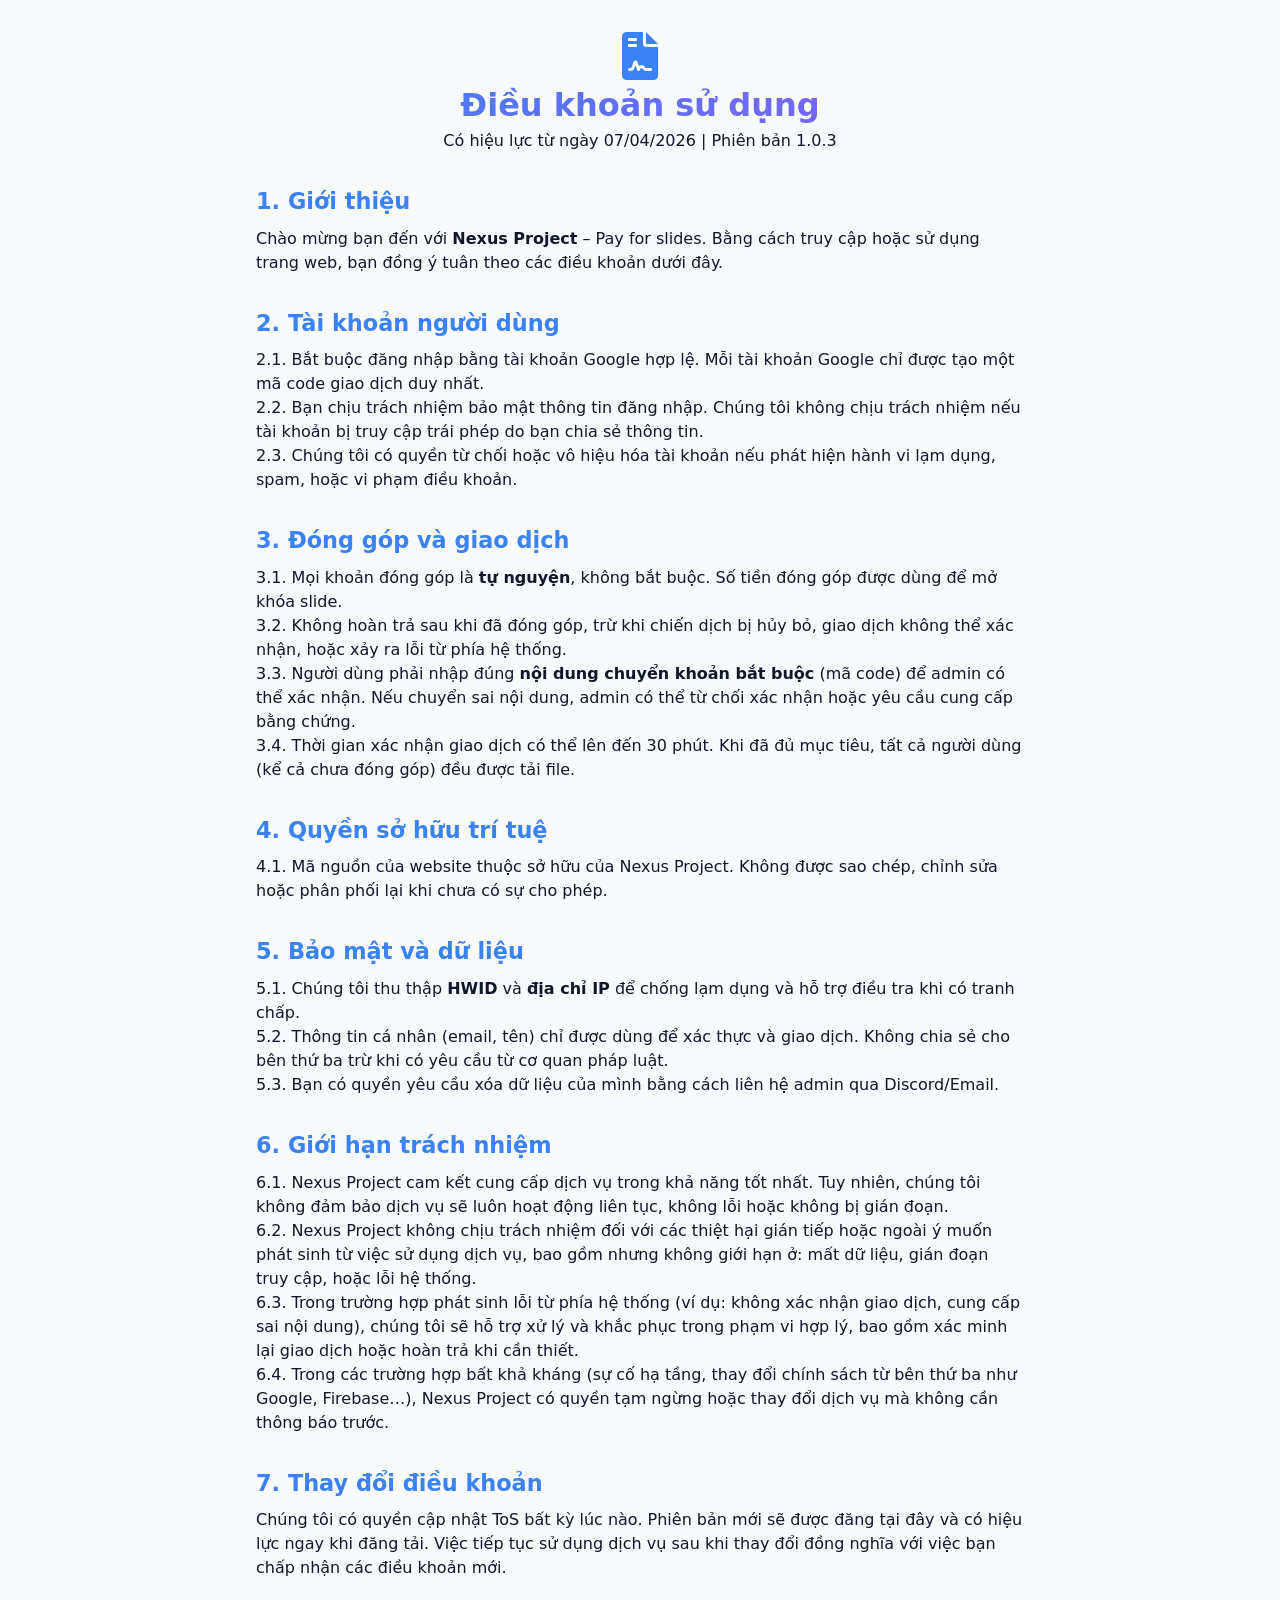
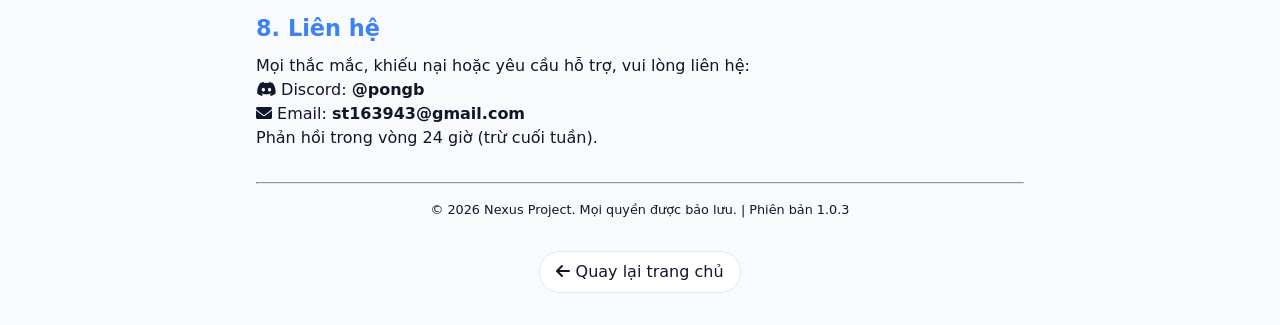
<file: terms.html>
<!DOCTYPE html>
<html lang="vi">
<head>
  <meta charset="UTF-8">
  <meta name="viewport" content="width=device-width, initial-scale=1.0">
  <title>Điều khoản sử dụng · Nexus Project</title>
  <link rel="stylesheet" href="style.css">
  <link rel="stylesheet" href="https://cdnjs.cloudflare.com/ajax/libs/font-awesome/6.0.0-beta3/css/all.min.css">
  <style>
    body {
      max-width: 800px;
      margin: 0 auto;
      padding: 2rem 1rem;
    }
    .tos-header {
      text-align: center;
      margin-bottom: 2rem;
    }
    .tos-header h1 {
      font-size: 2rem;
      background: linear-gradient(135deg, var(--primary), #8b5cf6);
      -webkit-background-clip: text;
      background-clip: text;
      color: transparent;
    }
    .tos-section {
      margin: 2rem 0;
    }
    .tos-section h2 {
      font-size: 1.4rem;
      margin-bottom: 0.5rem;
      color: var(--primary);
    }
    .back-link {
      display: inline-block;
      margin-top: 2rem;
      padding: 0.5rem 1rem;
      background: var(--surface);
      border: 1px solid var(--border);
      border-radius: 2rem;
      text-decoration: none;
      color: var(--text);
    }
    .back-link:hover {
      background: var(--border);
    }
    hr {
      margin: 1rem 0;
      border-color: var(--border);
    }
  </style>
</head>
<body>
<div class="container">
  <div class="tos-header">
    <i class="fas fa-file-contract fa-3x" style="color: var(--primary);"></i>
    <h1>Điều khoản sử dụng</h1>
    <p>Có hiệu lực từ ngày 07/04/2026 | Phiên bản 1.0.3</p>
  </div>

  <div class="tos-section">
    <h2>1. Giới thiệu</h2>
    <p>Chào mừng bạn đến với <strong>Nexus Project</strong> – Pay for slides. Bằng cách truy cập hoặc sử dụng trang web, bạn đồng ý tuân theo các điều khoản dưới đây.</p>
  </div>

  <div class="tos-section">
    <h2>2. Tài khoản người dùng</h2>
    <p>2.1. Bắt buộc đăng nhập bằng tài khoản Google hợp lệ. Mỗi tài khoản Google chỉ được tạo một mã code giao dịch duy nhất.</p>
    <p>2.2. Bạn chịu trách nhiệm bảo mật thông tin đăng nhập. Chúng tôi không chịu trách nhiệm nếu tài khoản bị truy cập trái phép do bạn chia sẻ thông tin.</p>
    <p>2.3. Chúng tôi có quyền từ chối hoặc vô hiệu hóa tài khoản nếu phát hiện hành vi lạm dụng, spam, hoặc vi phạm điều khoản.</p>
  </div>

  <div class="tos-section">
    <h2>3. Đóng góp và giao dịch</h2>
    <p>3.1. Mọi khoản đóng góp là <strong>tự nguyện</strong>, không bắt buộc. Số tiền đóng góp được dùng để mở khóa slide.</p>
    <p>3.2. Không hoàn trả sau khi đã đóng góp, trừ khi chiến dịch bị hủy bỏ, giao dịch không thể xác nhận, hoặc xảy ra lỗi từ phía hệ thống.</p>
    <p>3.3. Người dùng phải nhập đúng <strong>nội dung chuyển khoản bắt buộc</strong> (mã code) để admin có thể xác nhận. Nếu chuyển sai nội dung, admin có thể từ chối xác nhận hoặc yêu cầu cung cấp bằng chứng.</p>
    <p>3.4. Thời gian xác nhận giao dịch có thể lên đến 30 phút. Khi đã đủ mục tiêu, tất cả người dùng (kể cả chưa đóng góp) đều được tải file.</p>
  </div>

  <div class="tos-section">
    <h2>4. Quyền sở hữu trí tuệ</h2>
    <p>4.1. Mã nguồn của website thuộc sở hữu của Nexus Project. Không được sao chép, chỉnh sửa hoặc phân phối lại khi chưa có sự cho phép.</p>
  </div>

  <div class="tos-section">
    <h2>5. Bảo mật và dữ liệu</h2>
    <p>5.1. Chúng tôi thu thập <strong>HWID</strong> và <strong>địa chỉ IP</strong> để chống lạm dụng và hỗ trợ điều tra khi có tranh chấp.</p>
    <p>5.2. Thông tin cá nhân (email, tên) chỉ được dùng để xác thực và giao dịch. Không chia sẻ cho bên thứ ba trừ khi có yêu cầu từ cơ quan pháp luật.</p>
    <p>5.3. Bạn có quyền yêu cầu xóa dữ liệu của mình bằng cách liên hệ admin qua Discord/Email.</p>
  </div>

  <div class="tos-section">
    <h2>6. Giới hạn trách nhiệm</h2>
    <p>6.1. Nexus Project cam kết cung cấp dịch vụ trong khả năng tốt nhất. Tuy nhiên, chúng tôi không đảm bảo dịch vụ sẽ luôn hoạt động liên tục, không lỗi hoặc không bị gián đoạn.</p>
    <p>6.2. Nexus Project không chịu trách nhiệm đối với các thiệt hại gián tiếp hoặc ngoài ý muốn phát sinh từ việc sử dụng dịch vụ, bao gồm nhưng không giới hạn ở: mất dữ liệu, gián đoạn truy cập, hoặc lỗi hệ thống.</p>
    <p>6.3. Trong trường hợp phát sinh lỗi từ phía hệ thống (ví dụ: không xác nhận giao dịch, cung cấp sai nội dung), chúng tôi sẽ hỗ trợ xử lý và khắc phục trong phạm vi hợp lý, bao gồm xác minh lại giao dịch hoặc hoàn trả khi cần thiết.</p>
    <p>6.4. Trong các trường hợp bất khả kháng (sự cố hạ tầng, thay đổi chính sách từ bên thứ ba như Google, Firebase…), Nexus Project có quyền tạm ngừng hoặc thay đổi dịch vụ mà không cần thông báo trước.</p>
  </div>

  <div class="tos-section">
    <h2>7. Thay đổi điều khoản</h2>
    <p>Chúng tôi có quyền cập nhật ToS bất kỳ lúc nào. Phiên bản mới sẽ được đăng tại đây và có hiệu lực ngay khi đăng tải. Việc tiếp tục sử dụng dịch vụ sau khi thay đổi đồng nghĩa với việc bạn chấp nhận các điều khoản mới.</p>
  </div>

  <div class="tos-section">
    <h2>8. Liên hệ</h2>
    <p>Mọi thắc mắc, khiếu nại hoặc yêu cầu hỗ trợ, vui lòng liên hệ:</p>
    <p><i class="fab fa-discord"></i> Discord: <strong>@pongb</strong><br>
    <i class="fas fa-envelope"></i> Email: <strong>st163943@gmail.com</strong></p>
    <p>Phản hồi trong vòng 24 giờ (trừ cuối tuần).</p>
  </div>

  <hr>
  <p style="text-align: center; font-size: 0.8rem;">© 2026 Nexus Project. Mọi quyền được bảo lưu. | Phiên bản 1.0.3</p>

  <div style="text-align: center;">
    <a href="index.html" class="back-link"><i class="fas fa-arrow-left"></i> Quay lại trang chủ</a>
  </div>
</div>

<script>
  const savedTheme = localStorage.getItem('theme');
  if (savedTheme === 'dark') document.body.classList.add('dark');
  else document.body.classList.remove('dark');
</script>

</body>
</html>
</file>
<file: style.css>
* {
  margin: 0;
  padding: 0;
  box-sizing: border-box;
  transition: background 0.3s ease, color 0.2s, border-color 0.2s, transform 0.2s, box-shadow 0.2s;
}

:root {
  --bg: #f8fafc;
  --surface: #ffffff;
  --text: #0f172a;
  --text-secondary: #475569;
  --border: #e2e8f0;
  --primary: #3b82f6;
  --primary-dark: #2563eb;
  --success: #10b981;
  --warning: #f59e0b;
  --danger: #ef4444;
  --card-shadow: 0 10px 25px -5px rgba(0,0,0,0.05), 0 8px 10px -6px rgba(0,0,0,0.02);
}

body.dark {
  --bg: #0f172a;
  --surface: #1e293b;
  --text: #f1f5f9;
  --text-secondary: #94a3b8;
  --border: #334155;
  --card-shadow: 0 10px 25px -5px rgba(0,0,0,0.3);
}

body {
  background: var(--bg);
  color: var(--text);
  font-family: 'Inter', system-ui, -apple-system, 'Segoe UI', Roboto, Helvetica, sans-serif;
  line-height: 1.5;
  padding: 1rem;
  min-height: 100vh;
  -webkit-tap-highlight-color: transparent;
}

.container {
  max-width: 1200px;
  margin: 0 auto;
}

.header {
  display: flex;
  justify-content: space-between;
  align-items: center;
  margin-bottom: 2rem;
  flex-wrap: wrap;
  gap: 1rem;
}

.logo h1 {
  font-size: 1.8rem;
  background: linear-gradient(135deg, var(--primary), #8b5cf6);
  -webkit-background-clip: text;
  background-clip: text;
  color: transparent;
}

.logo p {
  font-size: 0.8rem;
  color: var(--text-secondary);
}

.header-actions {
  display: flex;
  align-items: center;
  gap: 0.8rem;
}

.icon-btn {
  background: var(--surface);
  border: 1px solid var(--border);
  color: var(--text);
  padding: 0.4rem 0.8rem;
  border-radius: 2rem;
  font-size: 0.85rem;
  cursor: pointer;
  display: inline-flex;
  align-items: center;
  gap: 0.4rem;
  transition: 0.2s;
}
.icon-btn:hover {
  background: var(--border);
  transform: translateY(-2px);
}

.theme-toggle {
  background: var(--surface);
  border: 1px solid var(--border);
  border-radius: 2rem;
  padding: 0.4rem 0.8rem;
  cursor: pointer;
  display: flex;
  align-items: center;
  gap: 0.4rem;
  font-size: 0.9rem;
  box-shadow: var(--card-shadow);
}

.card {
  background: var(--surface);
  border-radius: 1.5rem;
  padding: 1.5rem;
  margin-bottom: 1.5rem;
  box-shadow: var(--card-shadow);
  border: 1px solid var(--border);
  animation: fadeInUp 0.4s cubic-bezier(0.2, 0.9, 0.4, 1.1);
}

@keyframes fadeInUp {
  from {
    opacity: 0;
    transform: translateY(20px);
  }
  to {
    opacity: 1;
    transform: translateY(0);
  }
}

.login-icon {
  text-align: center;
  margin-bottom: 1rem;
  color: #db4437;
}
.google-btn {
  background: #db4437;
  width: 100%;
  padding: 0.8rem;
  font-size: 1rem;
  font-weight: 600;
  border-radius: 2rem;
  transition: 0.2s;
}
.google-btn:hover {
  background: #c23321;
  transform: translateY(-2px);
}

.campaigns-grid {
  display: grid;
  grid-template-columns: repeat(auto-fill, minmax(280px, 1fr));
  gap: 1.5rem;
  margin-top: 1rem;
}

.campaign-card {
  background: var(--surface);
  border: 1px solid var(--border);
  border-radius: 1.2rem;
  padding: 1.2rem;
  cursor: pointer;
  transition: all 0.3s;
}
.campaign-card:hover {
  transform: translateY(-6px);
  box-shadow: 0 20px 30px -12px rgba(0,0,0,0.15);
}
.campaign-card h3 {
  font-size: 1.3rem;
  margin-bottom: 0.5rem;
}
.campaign-card .desc {
  color: var(--text-secondary);
  font-size: 0.85rem;
  margin-bottom: 1rem;
  display: -webkit-box;
  line-clamp: 2;
  -webkit-box-orient: vertical;
  overflow: hidden;
}

.progress-bar-small {
  background: var(--border);
  border-radius: 0.8rem;
  height: 0.6rem;
  overflow: hidden;
  margin: 0.5rem 0;
}
.progress-fill-small {
  background: linear-gradient(90deg, var(--primary), #8b5cf6);
  width: 0%;
  height: 100%;
  transition: width 0.5s ease;
}

.campaign-stats {
  display: flex;
  justify-content: space-between;
  font-size: 0.75rem;
  margin-top: 0.5rem;
}

.progress-section {
  margin: 1rem 0;
}
.progress-label {
  display: flex;
  justify-content: space-between;
  margin-bottom: 0.5rem;
  font-weight: 500;
}
.progress-bar {
  background: var(--border);
  border-radius: 1rem;
  height: 1.2rem;
  overflow: hidden;
}
.progress-fill {
  background: linear-gradient(90deg, var(--primary), #8b5cf6);
  width: 0%;
  height: 100%;
  transition: width 0.5s cubic-bezier(0.2, 0.9, 0.4, 1.1);
}

button {
  background: var(--primary);
  border: none;
  color: white;
  padding: 0.7rem 1.2rem;
  border-radius: 2rem;
  font-weight: 600;
  cursor: pointer;
  display: inline-flex;
  align-items: center;
  justify-content: center;
  gap: 0.5rem;
  transition: all 0.2s;
  font-size: 0.9rem;
}
button:active {
  transform: scale(0.97);
}
button.secondary {
  background: var(--surface);
  border: 1px solid var(--border);
  color: var(--text);
}
button.secondary:hover {
  background: var(--border);
}
button.danger {
  background: var(--danger);
}
.logout-btn {
  width: 100%;
  margin-top: 1rem;
}

input, textarea, select {
  width: 100%;
  padding: 0.8rem 1rem;
  border-radius: 1rem;
  border: 1px solid var(--border);
  background: var(--bg);
  color: var(--text);
  margin-bottom: 1rem;
  font-size: 0.9rem;
}
input:focus, textarea:focus, select:focus {
  outline: none;
  border-color: var(--primary);
  box-shadow: 0 0 0 2px rgba(59,130,246,0.2);
}

.badge {
  background: var(--border);
  padding: 0.3rem 0.8rem;
  border-radius: 2rem;
  font-size: 0.75rem;
  font-weight: 500;
}

.search-card {
  background: var(--surface);
}
.search-box {
  display: flex;
  align-items: center;
  gap: 0.5rem;
  background: var(--bg);
  border-radius: 2rem;
  padding: 0.3rem 1rem;
  border: 1px solid var(--border);
}
.search-box i {
  color: var(--text-secondary);
}
.search-box input {
  border: none;
  margin: 0;
  padding: 0.6rem 0;
  background: transparent;
}
.search-box input:focus {
  box-shadow: none;
}
.suggestions {
  margin-top: 0.5rem;
  max-height: 200px;
  overflow-y: auto;
  background: var(--surface);
  border-radius: 1rem;
  border: 1px solid var(--border);
  display: none;
}
.suggestion-item {
  padding: 0.5rem 1rem;
  cursor: pointer;
  transition: 0.1s;
}
.suggestion-item:hover {
  background: var(--border);
}

.admin-panel {
  margin-top: 1rem;
}
.admin-campaign-item {
  background: var(--bg);
  border-radius: 1rem;
  padding: 0.8rem;
  margin-bottom: 0.8rem;
  display: flex;
  flex-wrap: wrap;
  justify-content: space-between;
  align-items: center;
  gap: 0.8rem;
}
.admin-campaign-actions button {
  margin-left: 0.5rem;
  padding: 0.3rem 0.7rem;
  font-size: 0.7rem;
}
.admin-panel hr {
  margin: 1rem 0;
  border-color: var(--border);
}
.admin-panel h4 {
  margin: 0.5rem 0;
  font-size: 1rem;
}

.modal {
  display: none;
  position: fixed;
  z-index: 1001;
  left: 0;
  top: 0;
  width: 100%;
  height: 100%;
  overflow: auto;
  background-color: rgba(0,0,0,0.5);
  backdrop-filter: blur(4px);
}
.modal-content {
  background: var(--surface);
  margin: 5% auto;
  padding: 1.5rem;
  border-radius: 1.5rem;
  width: 90%;
  max-width: 600px;
  max-height: 80vh;
  overflow-y: auto;
  border: 1px solid var(--border);
  animation: fadeInScale 0.2s;
}
@keyframes fadeInScale {
  from { opacity: 0; transform: scale(0.95); }
  to { opacity: 1; transform: scale(1); }
}
.close, .close-device {
  float: right;
  font-size: 28px;
  font-weight: bold;
  cursor: pointer;
  color: var(--text-secondary);
}
.close:hover, .close-device:hover {
  color: var(--text);
}
.help-section {
  margin: 1rem 0;
  padding-bottom: 1rem;
  border-bottom: 1px solid var(--border);
}

.skeleton-card {
  background: var(--border);
  border-radius: 1.2rem;
  height: 200px;
  animation: pulse 1.5s infinite;
}
@keyframes pulse {
  0% { opacity: 0.6; }
  50% { opacity: 1; }
  100% { opacity: 0.6; }
}

.footer-ads {
  text-align: center;
  margin-top: 2rem;
  padding: 1rem;
  border-top: 1px solid var(--border);
  font-size: 0.75rem;
  color: var(--text-secondary);
}
.version {
  margin-top: 0.5rem;
  opacity: 0.7;
}

.toast {
  position: fixed;
  bottom: 2rem;
  left: 50%;
  transform: translateX(-50%);
  background: var(--surface);
  border: 1px solid var(--border);
  border-radius: 2rem;
  padding: 0.6rem 1.2rem;
  box-shadow: 0 10px 15px -3px rgba(0,0,0,0.1);
  z-index: 1000;
  animation: fadeUp 0.3s;
  font-weight: 500;
}
@keyframes fadeUp {
  from { opacity: 0; transform: translateX(-50%) translateY(20px); }
  to { opacity: 1; transform: translateX(-50%) translateY(0); }
}

@media (max-width: 600px) {
  body { padding: 0.8rem; }
  .card { padding: 1rem; }
  .campaigns-grid { grid-template-columns: 1fr; }
  .logo h1 { font-size: 1.4rem; }
  .toast { max-width: 90%; white-space: normal; text-align: center; }
  .admin-campaign-item { flex-direction: column; align-items: stretch; }
  .admin-campaign-actions { justify-content: flex-start; }
}
</file>
